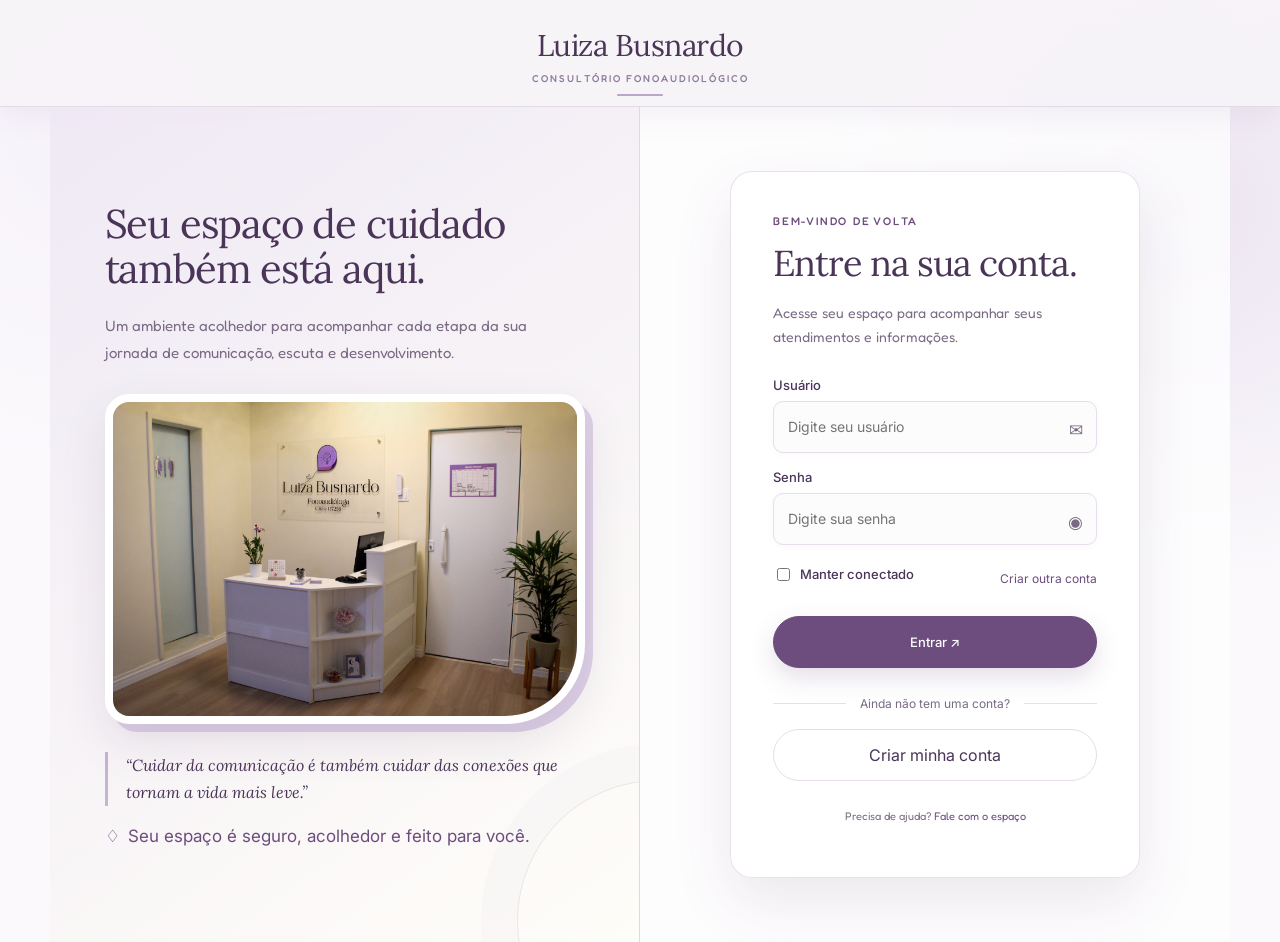
<file: index.html>
<!DOCTYPE html>
<html lang="pt-BR">
<head>
  <meta charset="UTF-8" />
  <meta name="viewport" content="width=device-width, initial-scale=1.0" />
  <link rel="stylesheet" href="css/login.css"/>
  <title>Login | Luiza Busnardo</title>

  <link rel="preconnect" href="https://fonts.googleapis.com" />
  <link rel="preconnect" href="https://fonts.gstatic.com" crossorigin />
  <link href="https://fonts.googleapis.com/css2?family=DM+Sans:wght@400;500;600&family=Inter:wght@400;500&family=Lora:ital,wght@0,400;1,400&display=swap" rel="stylesheet" />

  
</head>
<body>
  <header class="cabecalho">
    <h1 class="logotipo"><a href="inicio.html">Luiza Busnardo</a></h1>
    <p class="subtitulo">CONSULTÓRIO FONOAUDIOLÓGICO</p>
  </header>

  <main class="estrutura">
    <section class="boas-vindas">
      <div class="conteudo-boas-vindas">
        <h2>Seu espaço de cuidado também está aqui.</h2>

        <p class="texto-boas-vindas">
          Um ambiente acolhedor para acompanhar cada etapa da sua jornada
          de comunicação, escuta e desenvolvimento.
        </p>

        <img
          class="imagem-boas-vindas"
          src="imagens/consultorio.jpg"
          alt="Profissional em um ambiente acolhedor de atendimento"
        />

        <blockquote>
          “Cuidar da comunicação é também cuidar das conexões que tornam
          a vida mais leve.”
        </blockquote>

        

        <div class="nota-seguranca">
          <span aria-hidden="true">♢</span>
          <span>Seu espaço é seguro, acolhedor e feito para você.</span>
        </div>
      </div>
    </section>

    <section class="painel-login">
      <form class="formulario-login" id="formularioLogin">
        <p class="destaque">BEM-VINDO DE VOLTA</p>
        <h1>Entre na sua conta.</h1>

        <p class="descricao">
          Acesse seu espaço para acompanhar seus atendimentos e informações.
        </p>

        <p class="mensagem" id="mensagem" role="alert" aria-live="assertive"></p>

        <div class="campo">
          <label for="usuario">Usuário</label>
          <input id="usuario" name="login" type="text" maxlength="6" pattern="[A-Za-z0-9]{4,6}" placeholder="Digite seu usuário" required />
          <span class="icone-campo" aria-hidden="true">✉</span>
        </div>

        <div class="campo">
          <label for="senha">Senha</label>
          <input id="senha" name="password" type="password" maxlength="8" placeholder="Digite sua senha" required />
          <button class="alternar-senha" type="button" aria-label="Mostrar senha">◉</button>
        </div>

        <div class="opcoes">
          <label class="lembrar">
            <input type="checkbox" name="remember" />
            Manter conectado
          </label>
          <a href="cadastro.html">Criar outra conta</a>
        </div>

        <button class="botao-principal" type="submit">Entrar ↗</button>

        <div class="divisor">Ainda não tem uma conta?</div>

        <a class="botao-secundario" href="cadastro.html">Criar minha conta</a>

        <p class="ajuda">Precisa de ajuda? <a href="https://wa.me/5521965391980?text=Ol%C3%A1!%20Preciso%20de%20ajuda." target="_blank" rel="noopener noreferrer" title="Abrir conversa no WhatsApp">Fale com o espaço</a></p>

      </form>
    </section>
  </main>

  <script src="js/login.js"></script>
</body>
</html>
</file>
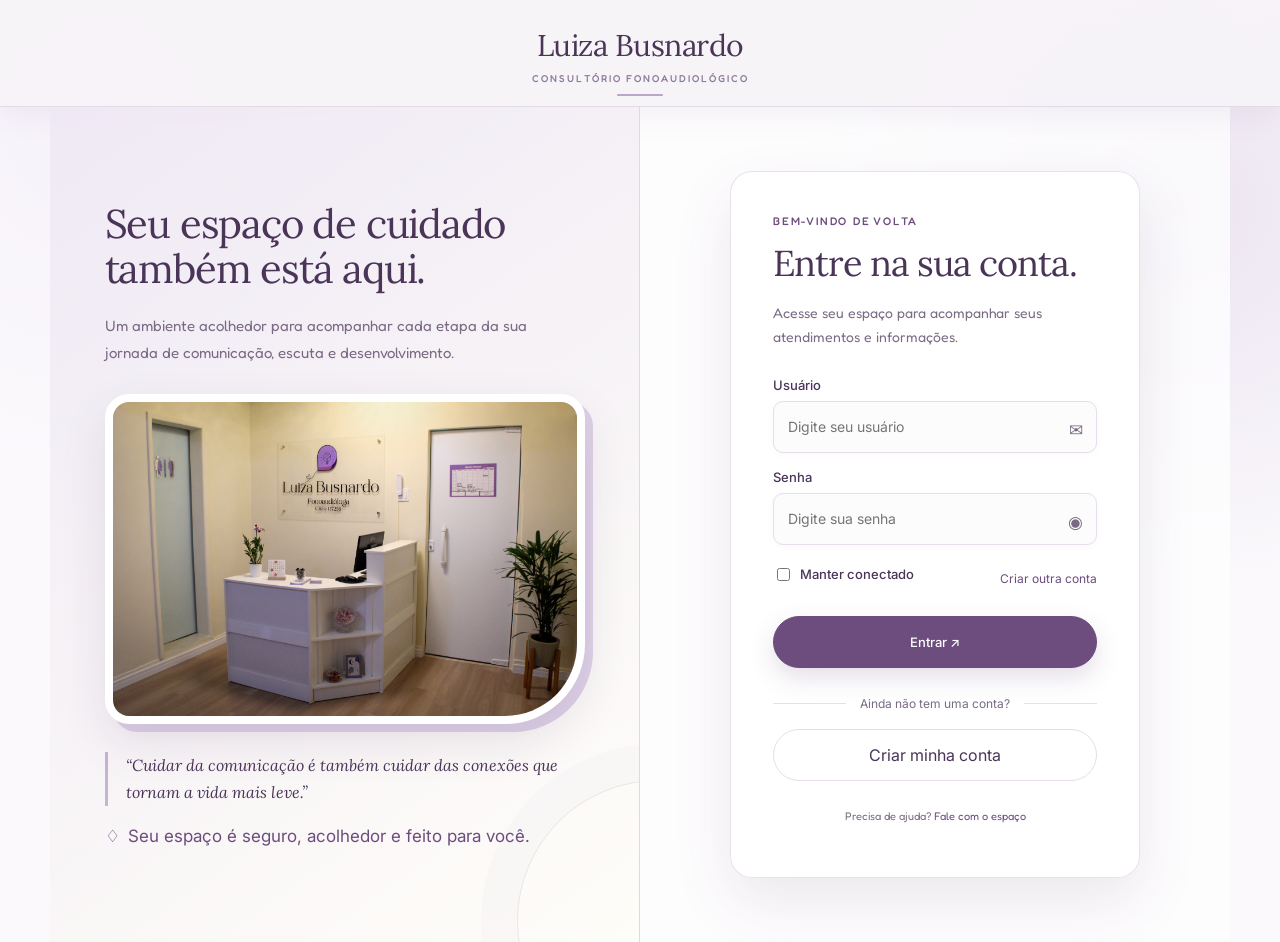
<file: atividades.html>
<!DOCTYPE html>
<html lang="pt-BR">
<head>
<meta charset="UTF-8">
<meta name="viewport" content="width=device-width, initial-scale=1">
<title>Atividades para casa - Luiza Busnardo</title>
<script>
  if (!sessionStorage.getItem('lb_sessao_ativa')) {
    window.location.replace('index.html');
  }
</script>
<link rel="preconnect" href="https://fonts.googleapis.com">
<link rel="preconnect" href="https://fonts.gstatic.com" crossorigin>
<link href="https://fonts.googleapis.com/css2?family=DM+Sans:wght@400;500;600&family=Fraunces:wght@400;600&display=swap" rel="stylesheet">
<link rel="stylesheet" href="css/atividades.css">
</head>
<body>

<header class="topo">
    <nav id="menu-principal" class="menu-publico" aria-label="Principal">
      <a class="logo-menu" href="inicio.html" aria-label="Ir para a página inicial">
        <img src="imagens/logosite.png" alt="Luiza Busnardo">
      </a>
      <a href="inicio.html">Início</a>
      <a href="atividades.html" aria-current="page">Atividades</a>
      <a href="#ideias-titulo">Materiais</a>
      <a href="inicio.html#sobre">Sobre</a>
      <a id="usuarioMenu" class="usuario-menu" href="inicio.html" hidden><span aria-hidden="true">👤</span> <span id="nomeUsuario"></span></a>
      <a id="sairMenu" class="conta-1" href="index.html" hidden>Sair</a>
    </nav>
</header>

<main class="container">
  <nav class="migalhas" aria-label="Você está em">
    <a href="inicio.html">Início</a> / <a href="atividades.html">Atividades</a> / Atividades para casa
  </nav>

  <section class="hero-titulo">
    <div>
      <h1>Atividades para casa</h1>
      <p>Propostas simples para fazer em família, com materiais que você já tem em casa. Escolha uma, reserve alguns minutos e converse com as crianças.</p>
    </div>
    <aside class="aviso-topo">
      <strong>Como usar esta página</strong>
      Filtre por tema, abra o material e imprima ou use na tela.
    </aside>
  </section>

  <section class="destaque" aria-labelledby="destaque-titulo">
    <figure>
      <img src="imagens/foto principal.jpg" alt="Espaço acolhedor de atendimento">
      <figcaption>“Que história cabe neste parque?”</figcaption>
    </figure>
    <div class="texto">
      <h2 id="destaque-titulo">Uma imagem, muitas histórias</h2>
      <ul>
        <li tabindex="0"><strong>1º- Observe</strong>Olhem juntos para a imagem em silêncio por um minuto.</li>
        <li tabindex="0"><strong>2º- Pergunte</strong>O que está acontecendo? Quem são essas pessoas?</li>
        <li tabindex="0"><strong>3º- Invente</strong>Cada pessoa acrescenta uma frase à história.</li>
      </ul>
      <p class="nota">Não existe resposta certa. O importante é conversar e ouvir as ideias das crianças.</p>
    </div>
  </section>

  <section aria-labelledby="ideias-titulo">
    <div class="secao-cab">
      <h2 id="ideias-titulo">Ideias para compartilhar</h2>
      <input class="busca" type="search" placeholder="Buscar atividade" aria-label="Buscar atividade">
    </div>
    <div class="filtros" role="group" aria-label="Filtrar por tema">
      <button aria-pressed="true">Todas</button>
      <button aria-pressed="false">Arte</button>
      <button aria-pressed="false">Sentidos</button>
      <button aria-pressed="false">Conversa</button>
      <button aria-pressed="false">Desenho</button>
      <button aria-pressed="false">Natureza</button>
      <button aria-pressed="false">Escrita</button>
    </div>
    <p class="contagem" aria-live="polite">6 atividades</p>

    <div class="grade">
  <a class="cartao" href="#destaque-titulo"><img class="img" src="imagens/consultorio.jpg" alt="História em quadrinhos"><div class="corpo"><span class="etiqueta">Arte</span><h3>Histórias em imagens</h3><p>Crie uma sequência de desenhos que conta o seu dia.</p><div class="meta"><span>15 min</span><span>A partir de 4 anos</span></div></div></a>
  <a class="cartao" href="#destaque-titulo"><img class="img" src="imagens/perfil.jpg" alt="Pessoa demonstrando emoções"><div class="corpo"><span class="etiqueta">Sentidos</span><h3>O que estou sentindo?</h3><p>Cartas de emoções para conversar sobre o que cada um sente.</p><div class="meta"><span>10 min</span><span>A partir de 3 anos</span></div></div></a>
  <a class="cartao" href="#destaque-titulo"><img class="img" src="imagens/foto principal.jpg" alt="Objetos do cotidiano"><div class="corpo"><span class="etiqueta">Conversa</span><h3>O que temos por aqui?</h3><p>Nomeie objetos do cotidiano e conversem sobre onde ficam e para que servem.</p><div class="meta"><span>10 min</span><span>Toda a família</span></div></div></a>
  <a class="cartao" href="#destaque-titulo"><img class="img" src="imagens/consultorio.jpg" alt="Espaço para desenho e criatividade"><div class="corpo"><span class="etiqueta">Desenho</span><h3>Lápis e caminhos</h3><p>Siga traços e labirintos para treinar a atenção e a coordenação.</p><div class="meta"><span>20 min</span><span>A partir de 5 anos</span></div></div></a>
  <a class="cartao" href="#destaque-titulo"><img class="img" src="imagens/iuli-horizontal.jpg" alt="Passeio de exploração"><div class="corpo"><span class="etiqueta">Natureza</span><h3>Letras e vizinhança</h3><p>Procure letras e formas durante um passeio pelo bairro.</p><div class="meta"><span>30 min</span><span>A partir de 5 anos</span></div></div></a>
  <a class="cartao" href="#destaque-titulo"><img class="img" src="imagens/wallace-horizontal.jpg" alt="Crianças compartilhando ideias"><div class="corpo"><span class="etiqueta">Escrita</span><h3>Lista de curiosidades</h3><p>Anote perguntas que surgem no dia e descubram as respostas juntos.</p><div class="meta"><span>15 min</span><span>A partir de 6 anos</span></div></div></a>
</div>
  </section>
</main>

<section class="faixa" aria-labelledby="ler-titulo">
  <div class="container">
    <h2 id="ler-titulo">Ler, assistir e imaginar</h2>
    <div class="grade">
      <a class="cartao" href="#destaque-titulo"><img class="img" src="imagens/consultorio.jpg" alt="Mãe e filha lendo juntas"><div class="corpo"><span class="etiqueta">Leitura</span><h3>Uma pausa para olhar e contar</h3><p>Livros ilustrados para ler em voz alta e comentar juntos.</p></div></a>
      <a class="cartao" href="#destaque-titulo"><img class="img" src="imagens/foto principal.jpg" alt="Pai e filho brincando"><div class="corpo"><span class="etiqueta">Vídeo</span><h3>Descubra uma ideia por dia</h3><p>Vídeos curtos para assistir e depois conversar sobre o que viram.</p></div></a>
      <a class="cartao" href="#destaque-titulo"><img class="img" src="imagens/perfil.jpg" alt="Desenho para colorir"><div class="corpo"><span class="etiqueta">Imaginação</span><h3>Pense, crie, volte</h3><p>Propostas para imaginar, desenhar e retomar a conversa no dia seguinte.</p></div></a>
    </div>
  </div>
</section>
<div class="container">
  <aside class="chamada">
    <h2>Dúvidas também fazem parte do caminho.</h2>
    <a class="botao" href="https://wa.me/5521965391980?text=Ol%C3%A1!%20Gostaria%20de%20conversar." target="_blank" rel="noopener noreferrer" title="Abrir conversa no WhatsApp">Fale comigo</a>
  </aside>
</div>

<footer>
  <div class="container">
    <div class="colunas">
      <div>
        <img class="logo-rodape" src="imagens/logosite.png" alt="Luiza Busnardo">
        <p>Materiais e ideias para aprender em família.</p>
      </div>
      <div>
        <strong>Páginas</strong>
        <ul>
          <li><a href="inicio.html">Início</a></li>
          <li><a href="atividades.html">Atividades</a></li>
          <li><a href="#ideias-titulo">Materiais</a></li>
        </ul>
      </div>
      <div>
        <strong>Ajuda</strong>
        <ul>
          <li><a href="inicio.html#sobre">Perguntas frequentes</a></li>
          <li><a href="inicio.html#contato">Contato</a></li>
        </ul>
      </div>
      <div>
        <strong>Fale comigo</strong>
        <ul>
          <li><a href="https://wa.me/5521965391980?text=Ol%C3%A1!%20Gostaria%20de%20conversar." target="_blank" rel="noopener noreferrer" title="Abrir conversa no WhatsApp">WhatsApp</a></li>
          <li><a href="https://www.instagram.com/fonoluizabusnardo" target="_blank" rel="noopener noreferrer" title="Abrir perfil no Instagram">Instagram</a></li>
        </ul>
      </div>
    </div>
    <p class="copy">© 2026 Luiza Busnardo. Todos os direitos reservados.</p>
  </div>
</footer>

<script src="js/atividades.js"></script>
<script src="js/usuario.js"></script>
</body>
</html>
</file>
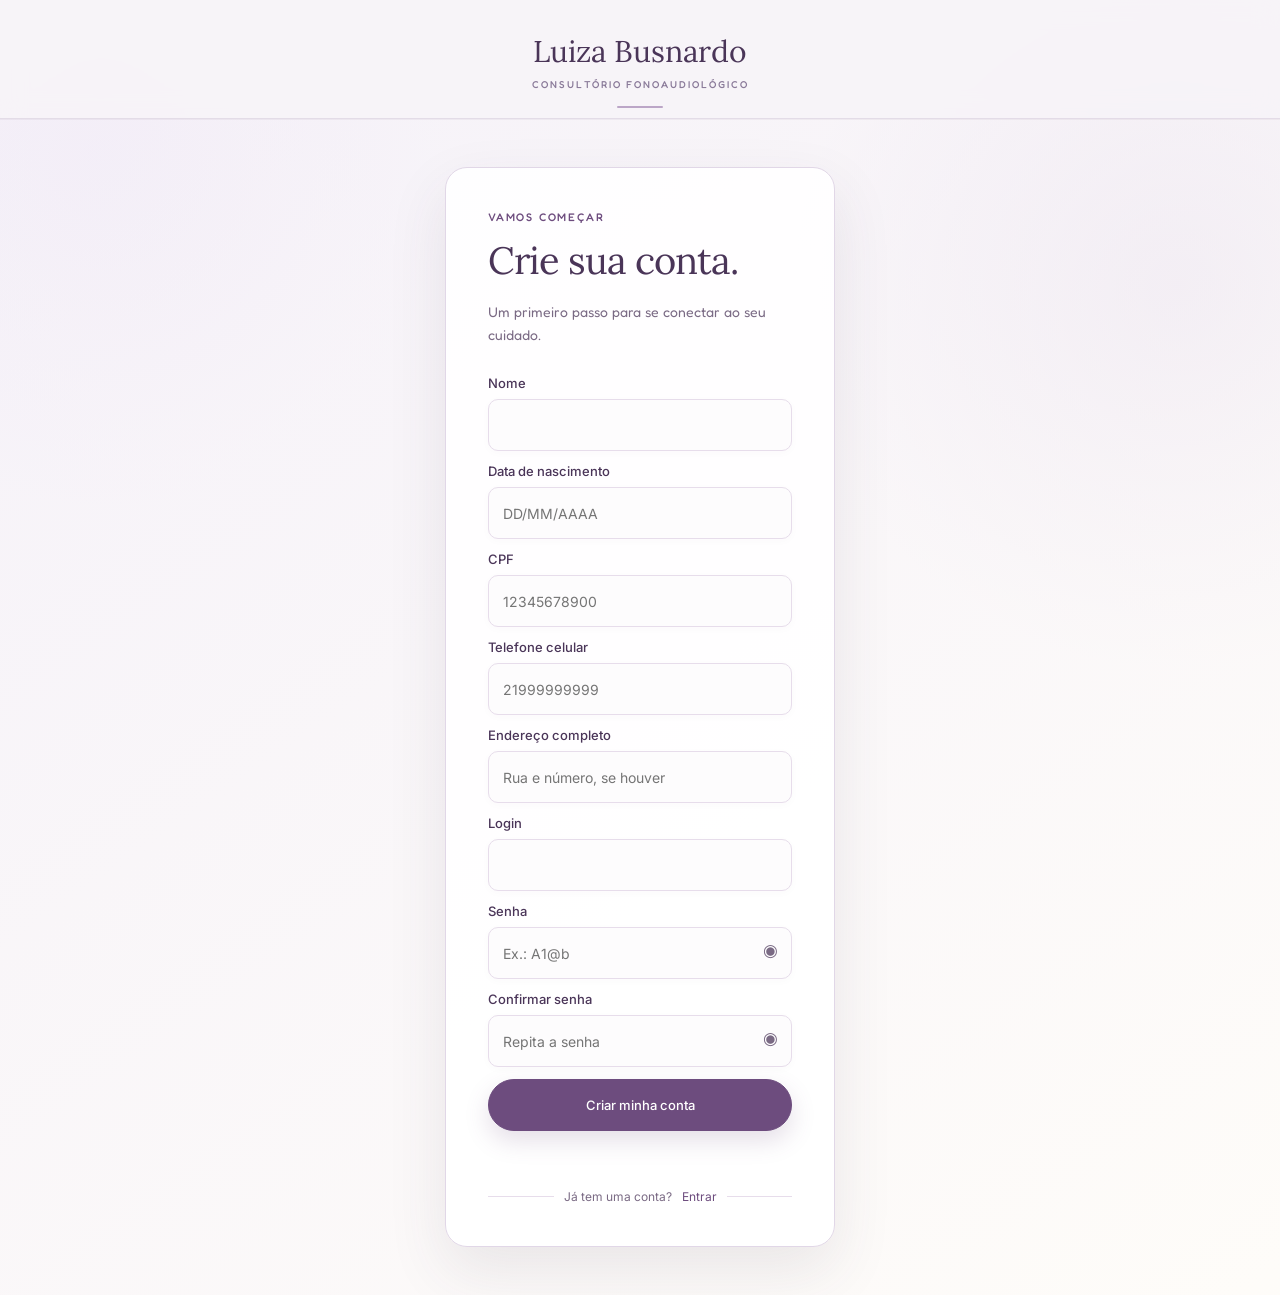
<file: cadastro.html>
<!DOCTYPE html>
<html lang="pt-BR">
<head>
  <meta charset="UTF-8" />
  <meta name="viewport" content="width=device-width, initial-scale=1.0" />
  <link rel="stylesheet" href="css/cadastro.css" />
  <title>Cadastro | Luiza Busnardo</title>

  <link rel="preconnect" href="https://fonts.googleapis.com" />
  <link rel="preconnect" href="https://fonts.gstatic.com" crossorigin />
  <link href="https://fonts.googleapis.com/css2?family=DM+Sans:wght@400;500;600&family=Inter:wght@400;500&family=Lora:ital,wght@0,400;1,400&display=swap" rel="stylesheet" />
</head>
<body>
  <header class="cabecalho">
    <h1 class="logotipo"><a href="inicio.html">Luiza Busnardo</a></h1>
    <p class="subtitulo">CONSULTÓRIO FONOAUDIOLÓGICO</p>
  </header>

  <main class="estrutura">
    <section class="painel-cadastro">
      <form class="formulario-cadastro" id="formularioCadastro" novalidate>
        <p class="destaque">VAMOS COMEÇAR</p>
        <h1>Crie sua conta.</h1>
        <p class="descricao">Um primeiro passo para se conectar ao seu cuidado.</p>

        <div class="campo">
          <label for="nome">Nome</label>
          <input id="nome" name="nome" type="text" maxlength="45" autocomplete="name" />
          <span class="erro" id="erroNome" role="alert"></span>
        </div>

        <div class="campo">
          <label for="dataNascimento">Data de nascimento</label>
          <input id="dataNascimento" name="dataNascimento" type="text" placeholder="DD/MM/AAAA" maxlength="10" inputmode="numeric" autocomplete="bday" />
          <span class="erro" id="erroDataNascimento" role="alert"></span>
        </div>

        <div class="campo">
          <label for="cpf">CPF</label>
          <input id="cpf" name="cpf" type="text" placeholder="12345678900" maxlength="11" inputmode="numeric" autocomplete="off" pattern="[0-9]*" />
          <span class="erro" id="erroCpf" role="alert"></span>
        </div>

        <div class="campo">
          <label for="telefone">Telefone celular</label>
          <input id="telefone" name="telefone" type="tel" placeholder="21999999999" maxlength="11" inputmode="numeric" autocomplete="tel" pattern="[0-9]*" />
          <span class="erro" id="erroTelefone" role="alert"></span>
        </div>

        <div class="campo">
          <label for="enderecoCompleto">Endereço completo</label>
          <input id="enderecoCompleto" name="enderecoCompleto" type="text" maxlength="150" placeholder="Rua e número, se houver" autocomplete="street-address" />
          <span class="erro" id="erroEnderecoCompleto" role="alert"></span>
        </div>

        <div class="campo">
          <label for="login">Login</label>
          <input id="login" name="login" type="text" maxlength="6" pattern="[A-Za-z0-9]{4,6}" autocomplete="username" />
          <span class="erro" id="erroLogin" role="alert"></span>
        </div>

        <div class="campo">
          <label for="senha">Senha</label>
          <div class="controle-senha">
            <input id="senha" name="senha" type="password" maxlength="8" autocomplete="new-password" placeholder="Ex.: A1@b" />
            <button class="alternar-senha" type="button" data-alvo="senha" aria-label="Mostrar senha">◉</button>
          </div>
          <span class="erro" id="erroSenha" role="alert"></span>
        </div>

        <div class="campo">
          <label for="confirmarSenha">Confirmar senha</label>
          <div class="controle-senha">
            <input id="confirmarSenha" name="confirmarSenha" type="password" maxlength="8" autocomplete="new-password" placeholder="Repita a senha" />
            <button class="alternar-senha" type="button" data-alvo="confirmarSenha" aria-label="Mostrar senha">◉</button>
          </div>
          <span class="erro" id="erroConfirmarSenha" role="alert"></span>
        </div>

        <button class="botao-principal" type="submit">Criar minha conta</button>
        <p class="mensagem" id="mensagem" role="status" aria-live="polite"></p>

        <div class="divisor">Já tem uma conta? <a href="index.html">Entrar</a></div>
      </form>
    </section>
  </main>

  <div class="aviso" id="aviso" role="status" aria-live="polite"></div>
  <script src="js/cadastro.js"></script>
</body>
</html>
</file>
<file: css/login.css>
@import url('https://fonts.googleapis.com/css2?family=Changa+One:ital@0;1&family=Fredoka:wght@300..700&display=swap');

    :root {
      --header: #f7f3f8;
      --left: #f3eef7;
      --right: #f9f8f9;
      --primary: #6d4c7e;
      --dark: #4a3558;
      --secondary: #7a6a84;
      --subtitle: #8b7b9a;
      --border: #e7ddeb;
      --white: #ffffff;
    }

    * {
      box-sizing: border-box;
    }

    body {
      margin: 0;
      color: var(--dark);
      background: var(--right);
      font-family: "Inter", sans-serif;
    }

    .cabecalho {
      padding: 32px 24px 28px;
      text-align: center;
      background: var(--header);
      border-bottom: 1px solid var(--border);
    }

    .logotipo {
      margin: 0;
      font: 400 30px "Lora", serif;
    }

    .subtitulo {
      margin: 8px 0 0;
      color: var(--subtitle);
      font-size: 10px;
      font-weight: 500;
      letter-spacing: 2px;
    }

    .estrutura {
      display: grid;
      grid-template-columns: 1fr 1fr;
      min-height: calc(100vh - 125px);
    }

    .boas-vindas,
    .painel-login {
      padding: 64px 8%;
    }

    .boas-vindas {
      display: flex;
      flex-direction: column;
      justify-content: center;
      background: var(--left);
    }

    .conteudo-boas-vindas {
      width: min(100%, 500px);
      margin: auto;
    }

    .boas-vindas h2,
    .formulario-login h1 {
      margin: 0;
      font: 400 34px/1.2 "Lora", serif;
    }

    .boas-vindas h2 {
      max-width: 430px;
    }

    .texto-boas-vindas {
      max-width: 450px;
      margin: 20px 0 28px;
      color: var(--secondary);
      font-size: 14px;
      line-height: 1.8;
    }

    .imagem-boas-vindas {
      width: 100%;
      height: 400px;
      object-fit: scale-down;
      border-radius: 16px;
      box-shadow: 0 8px 25px rgba(74, 53, 88, 0.06);
      background: var(--border);
      box-sizing: border-box;
      border-radius: 10px;
    }

    blockquote {
      margin: 24px 0 20px;
      color: var(--dark);
      font: italic 16px/1.7 "Lora", serif;
    }

    .nota-seguranca {
      display: flex;
      align-items: center;
      gap: 8px;
      color: var(--secondary);
      font-size: 11px;
    }

    .nota-seguranca span {
      color: var(--primary);
      font-size: 17px;
    }

    .painel-login {
      display: flex;
      align-items: center;
      justify-content: center;
      background: var(--right);
    }

    .formulario-login {
      width: min(100%, 390px);
    }

    .destaque {
      margin: 0 0 14px;
      color: var(--primary);
      font-size: 11px;
      font-weight: 500;
      letter-spacing: 1.8px;
    }

    .descricao {
      margin: 16px 0 28px;
      color: var(--secondary);
      font-size: 14px;
      line-height: 1.7;
    }

    .campo {
      position: relative;
      margin-bottom: 16px;
    }

    label {
      display: block;
      margin-bottom: 8px;
      color: var(--dark);
      font-size: 13px;
      font-weight: 500;
    }

    input[type="text"],
    input[type="password"],
    input[type="email"] {
      width: 100%;
      height: 48px;
      padding: 0 44px 0 14px;
      color: var(--dark);
      background: var(--white);
      border: 1px solid var(--border);
      border-radius: 8px;
      outline: none;
      font: 14px "Inter", sans-serif;
      box-shadow: 0 2px 8px rgba(74, 53, 88, 0.025);
      transition: border-color 0.2s, box-shadow 0.2s;
    }

    input:focus {
      border-color: var(--primary);
      box-shadow: 0 0 0 3px rgba(109, 76, 126, 0.1);
    }

    .icone-campo,
    .alternar-senha {
      position: absolute;
      right: 14px;
      bottom: 13px;
      color: var(--secondary);
      font-size: 17px;
    }

    .alternar-senha {
      padding: 0;
      cursor: pointer;
      background: none;
      border: 0;
    }

    .opcoes {
      display: flex;
      align-items: center;
      justify-content: space-between;
      gap: 12px;
      margin: 20px 0 24px;
      color: var(--secondary);
      font-size: 12px;
    }

    .lembrar {
      display: flex;
      align-items: center;
      gap: 7px;
      white-space: nowrap;
    }

    .lembrar input {
      accent-color: var(--primary);
    }

    a {
      color: var(--primary);
      text-decoration: none;
    }

    a:hover {
      text-decoration: underline;
    }

    button {
      font: 500 13px "Inter", sans-serif;
    }

    .botao-principal,
    .botao-secundario {
      width: 100%;
      height: 48px;
      border-radius: 8px;
      cursor: pointer;
      transition: 0.2s ease;
    }

    .botao-secundario {
      display: flex;
      align-items: center;
      justify-content: center;
    }

    .botao-principal {
      color: var(--white);
      background: var(--primary);
      border: 1px solid var(--primary);
    }

    .botao-principal:hover {
      background: #593b68;
    }

    .divisor {
      display: flex;
      align-items: center;
      gap: 14px;
      margin: 28px 0 18px;
      color: var(--secondary);
      font-size: 12px;
    }

    .divisor::before,
    .divisor::after {
      flex: 1;
      height: 1px;
      content: "";
      background: var(--border);
    }

    .botao-secundario {
      color: var(--dark);
      background: var(--white);
      border: 1px solid var(--border);
    }

    .botao-secundario:hover {
      border-color: var(--primary);
      color: var(--primary);
    }

    .ajuda,
    .informacoes-legais {
      text-align: center;
      font-size: 11px;
    }

    .ajuda {
      margin: 28px 0 12px;
      color: var(--secondary);
    }

    .informacoes-legais {
      color: var(--subtitle);
    }

    .mensagem {
      margin: 0 0 20px;
      padding: 12px 14px;
      color: var(--primary);
      background: #f1eaf4;
      border: 1px solid var(--border);
      border-radius: 8px;
      font-size: 12px;
      line-height: 1.5;
      text-align: center;
    }

    .mensagem:empty {
      display: none;
    }

    @media (max-width: 760px) {
      .estrutura {
        grid-template-columns: 1fr;
      }

      .boas-vindas {
        padding: 48px 24px;
      }

      .painel-login {
        padding: 48px 24px 56px;
      }

      .imagem-boas-vindas {
        height: 210px;
      }
    }

    @media (max-width: 480px) {
      .cabecalho { padding: 22px 16px 20px; }
      .logotipo { font-size: 24px; }
      .boas-vindas, .painel-login { padding: 32px 18px 40px; }
      .boas-vindas h2, .formulario-login h1 { font-size: 28px; }
      .imagem-boas-vindas { height: 180px; }
      .opcoes { align-items: flex-start; flex-direction: column; }
    }

    body {
      background:
        radial-gradient(circle at 12% 12%, rgba(224, 166, 249, 0.18), transparent 24rem),
        linear-gradient(135deg, #faf8fb 0%, #f8f5fa 100%);
    }

    .cabecalho {
      position: relative;
      padding: 26px 24px 22px;
      background: rgba(247, 243, 248, 0.92);
      border-bottom: 1px solid rgba(109, 76, 126, 0.14);
      box-shadow: 0 8px 28px rgba(109, 76, 126, 0.08);
      backdrop-filter: blur(12px);
    }

    .cabecalho::after {
      content: "";
      position: absolute;
      left: 50%;
      bottom: 10px;
      width: 46px;
      height: 2px;
      transform: translateX(-50%);
      background: #bca6c7;
      border-radius: 999px;
    }

    .logotipo {
      letter-spacing: -0.5px;
    }

    .logotipo a {
      color: var(--dark);
      text-decoration: none;
    }

    .estrutura {
      max-width: 1180px;
      min-height: calc(100vh - 88px);
      margin: 0 auto;
    }

    .boas-vindas {
      position: relative;
      overflow: hidden;
      background:
        linear-gradient(145deg, rgba(243, 238, 247, 0.96), rgba(250, 247, 251, 0.92));
      border-right: 1px solid var(--border);
    }

    .boas-vindas::before {
      content: "";
      position: absolute;
      width: 280px;
      height: 280px;
      right: -160px;
      bottom: -120px;
      border: 1px solid rgba(109, 76, 126, 0.13);
      border-radius: 50%;
      box-shadow: 0 0 0 36px rgba(109, 76, 126, 0.025);
    }

    .conteudo-boas-vindas {
      max-width: 480px;
    }

    .boas-vindas h2 {
      font-size: 40px;
      line-height: 1.12;
      letter-spacing: -1.2px;
    }

    .texto-boas-vindas {
      font-size: 15px;
    }

    .imagem-boas-vindas {
      height: 330px;
      object-fit: cover;
      border: 8px solid rgba(255, 255, 255, 0.72);
      border-radius: 24px 24px 80px 24px;
      box-shadow: 0 18px 45px rgba(74, 53, 88, 0.12);
    }

    blockquote {
      padding-left: 18px;
      border-left: 3px solid #c9b3d2;
    }

    .painel-login {
      background: rgba(255, 255, 255, 0.76);
    }

    .formulario-login {
      width: min(100%, 410px);
      padding: 42px;
      background: rgba(255, 255, 255, 0.92);
      border: 1px solid rgba(231, 221, 235, 0.9);
      border-radius: 22px;
      box-shadow: 0 24px 60px rgba(74, 53, 88, 0.10);
    }

    .formulario-login h1 {
      font-size: 36px;
      letter-spacing: -1px;
    }

    input[type="text"],
    input[type="password"] {
      height: 52px;
      border-radius: 10px;
      background: #fdfcfd;
      transition: 0.2s ease;
    }

    input:focus {
      background: #fff;
      box-shadow: 0 0 0 4px rgba(109, 76, 126, 0.09);
      transform: translateY(-1px);
    }

    .botao-principal,
    .botao-secundario {
      height: 52px;
      border-radius: 999px;
    }

    .botao-principal {
      box-shadow: 0 10px 24px rgba(109, 76, 126, 0.18);
    }

    .botao-principal:hover {
      transform: translateY(-2px);
      box-shadow: 0 14px 28px rgba(109, 76, 126, 0.24);
    }

    @media (max-width: 760px) {
      .boas-vindas {
        border-right: 0;
        border-bottom: 1px solid var(--border);
      }

      .imagem-boas-vindas {
        height: 240px;
      }

      .formulario-login {
        padding: 30px 24px;
      }
    }

    @media (max-width: 560px) {
      a,
      button,
      input,
      .botao-principal,
      .botao-secundario {
        min-height: 48px;
      }

      .opcoes a,
      .lembrar,
      .ajuda a,
      .alternar-senha {
        min-height: 44px;
      }
    }

    p {
      font-family: "Fredoka", "DM Sans", "Inter", system-ui, sans-serif;
    }


    body {
      background:
        radial-gradient(circle at 8% 12%, rgba(237, 227, 245, 0.34), transparent 22rem),
        radial-gradient(circle at 92% 22%, rgba(218, 205, 229, 0.48), transparent 24rem),
        #fbf9fc;
    }

    .boas-vindas {
      background:
        linear-gradient(145deg, rgba(238, 232, 244, 0.94), rgba(255, 253, 248, 0.94));
      border-right-color: #e1d7e7;
    }

    .imagem-boas-vindas {
      border-color: #fff;
      box-shadow:
        0 18px 45px rgba(74, 53, 88, 0.12),
        8px 8px 0 #ded1e7;
    }
</file>
<file: css/atividades.css>
@import url('https://fonts.googleapis.com/css2?family=Changa+One:ital@0;1&family=Fredoka:wght@300..700&display=swap');

:root{
  --roxo-escuro:#3f2a5c;
  --roxo:#6b4c9a;
  --lilas:#ece6f5;
  --lilas-claro:#f6f3fa;
  --creme:#fbf9f6;
  --texto:#2b2236;
  --texto-suave:#6a6178;
  --borda:#ded6ea;
  --serif:'Fraunces',Georgia,serif;
  --sans:'Inter',system-ui,sans-serif;
}
*{box-sizing:border-box;margin:0}
body{font-family:var(--sans);color:var(--texto);background:var(--creme);line-height:1.55}
a{color:inherit;text-decoration:none}
a:focus-visible,button:focus-visible,input:focus-visible{outline:3px solid var(--roxo);outline-offset:2px}
.container{max-width:1100px;margin:0 auto;padding:0 24px}

/* Cabeçalho */
.topo{background:rgba(255,255,255,.86);border-bottom:1px solid rgba(222,214,234,.75);position:sticky;top:0;z-index:100;backdrop-filter:blur(12px)}
.topo .container{display:flex;align-items:center;gap:32px;padding-top:14px;padding-bottom:14px}
.marca{display:flex;flex-direction:row;align-items:center;gap:10px;line-height:1.2}
.marca img{
  display:block;
  height:44px;
  width:auto;
}
.topo nav{display:flex;gap:20px;font-size:.9rem}
.topo nav a{
  padding:6px 0;
  color:var(--texto-suave);
  border-bottom:2px solid transparent;
  transition:border-color .2s ease, color .2s ease;
}
.topo nav a:hover,
.topo nav a:focus-visible{
  color:var(--roxo);
  border-bottom-color:var(--roxo);
}

.migalhas{font-size:.8rem;color:var(--texto-suave);padding:16px 0 4px}
.migalhas a:hover{text-decoration:underline}

.topo nav a[aria-current]{
  font-weight:400;
  color:var(--texto-suave);
}

/* Botão do menu (celular) */
.menu-botao{
  display:none;
  flex-direction:column;
  justify-content:center;
  gap:5px;
  width:44px;
  height:44px;
  padding:0 10px;
  background:#fff;
  border:1px solid var(--borda);
  border-radius:10px;
  cursor:pointer;
}
.menu-botao span{
  display:block;
  height:2px;
  background:var(--roxo-escuro);
  border-radius:2px;
  transition:transform .2s ease, opacity .2s ease;
}
.menu-botao[aria-expanded="true"] span:nth-child(1){transform:translateY(7px) rotate(45deg)}
.menu-botao[aria-expanded="true"] span:nth-child(2){opacity:0}
.menu-botao[aria-expanded="true"] span:nth-child(3){transform:translateY(-7px) rotate(-45deg)}

/* Hero */
.hero-titulo{padding:8px 0 24px;display:flex;justify-content:space-between;gap:32px;align-items:flex-start}
.hero-titulo h1{font-family:var(--serif);font-weight:600;font-size:clamp(2rem,5vw,2.8rem);color:var(--roxo-escuro);line-height:1.1;margin-bottom:10px}
.hero-titulo p{max-width:520px;color:var(--texto-suave)}
.aviso-topo{background:var(--lilas-claro);border:1px solid var(--borda);border-radius:10px;padding:14px 16px;font-size:.85rem;max-width:300px;color:var(--texto-suave)}
.aviso-topo strong{display:block;color:var(--roxo-escuro);margin-bottom:4px}

/* Destaque */
.destaque{display:grid;grid-template-columns:1.1fr 1fr;gap:0;background:var(--lilas);border-radius:16px;overflow:hidden;margin-bottom:56px}
.destaque figure{position:relative;min-height:300px;background:linear-gradient(135deg,#c9d9b6,#e8d9b8 55%,#d9c7e6)}
.destaque figure img{
  position:absolute;
  inset:0;
  width:100%;
  height:100%;
  object-fit:cover;
}
.destaque figcaption{position:absolute;left:16px;bottom:16px;background:#fff;border-radius:999px;padding:8px 16px;font-family:var(--serif);font-style:italic;font-size:.95rem;color:var(--roxo-escuro)}
.destaque .texto{padding:32px}
.destaque h2{font-family:var(--serif);font-weight:600;font-size:1.7rem;color:var(--roxo-escuro);margin-bottom:16px}
.destaque ul{list-style:none;padding:0;display:grid;gap:12px;margin-bottom:20px}
.destaque li{font-size:.92rem;display:flex;flex-direction:column;align-items:flex-start}
.destaque li strong{
  display:inline-block;
  color:var(--roxo-escuro);
  border-bottom:2px solid transparent;
  transition:border-color .2s ease;
}
.destaque li:hover strong,
.destaque li:focus-within strong{
  border-bottom-color:var(--roxo);
}
.nota{background:#fff;border-radius:8px;padding:10px 14px;font-size:.8rem;color:var(--texto-suave)}

/* Seções */
.secao-cab{display:flex;justify-content:space-between;align-items:flex-end;gap:16px;flex-wrap:wrap;margin-bottom:16px}
.secao-cab h2{font-family:var(--serif);font-weight:600;font-size:1.8rem;color:var(--roxo-escuro)}
.busca{border:1px solid var(--borda);border-radius:999px;padding:8px 16px;font:inherit;font-size:.85rem;min-width:220px;background:#fff}
.filtros{display:flex;gap:8px;flex-wrap:wrap;margin-bottom:12px}
.filtros button{font:inherit;font-size:.82rem;border:1px solid var(--borda);background:#fff;border-radius:999px;padding:6px 14px;cursor:pointer;color:var(--texto-suave)}
.filtros button[aria-pressed="true"]{background:var(--roxo-escuro);color:#fff;border-color:var(--roxo-escuro)}
.contagem{font-size:.8rem;color:var(--texto-suave);margin-bottom:16px}

/* Cartões */
.grade{display:grid;grid-template-columns:repeat(3,1fr);gap:20px}
.cartao{background:#fff;border:1px solid var(--borda);border-radius:12px;overflow:hidden;display:flex;flex-direction:column}
.cartao .img{height:130px}
.cartao img.img{
  display:block;
  width:100%;
  height:130px;
  object-fit:cover;
}
.i1{background:linear-gradient(135deg,#efe4c9,#e4d3a8)}
.i2{background:linear-gradient(135deg,#f3dcd4,#e9c3c8)}
.i3{background:linear-gradient(135deg,#e6dff1,#d4c8e8)}
.i4{background:#f2f0ee}
.i5{background:linear-gradient(135deg,#dfe9d3,#c9dcc0)}
.i6{background:linear-gradient(135deg,#f5ecd6,#ead9b0)}
.cartao .corpo{padding:16px;display:flex;flex-direction:column;gap:8px;flex:1}
.etiqueta{align-self:flex-start;background:var(--lilas);color:var(--roxo-escuro);font-size:.72rem;font-weight:600;border-radius:999px;padding:3px 10px}
.cartao h3{font-family:var(--serif);font-weight:600;font-size:1.1rem;color:var(--roxo-escuro);line-height:1.25}
.cartao p{font-size:.85rem;color:var(--texto-suave);flex:1}
.cartao .meta{font-size:.78rem;color:var(--texto-suave);display:flex;justify-content:space-between;border-top:1px solid var(--borda);padding-top:10px}
.cartao:hover{border-color:var(--roxo)}

/* Cartões escondidos pelo filtro e pela busca */
.cartao[hidden]{display:none}

/* Ler, assistir, imaginar */
.faixa{background:var(--roxo-escuro);color:#fff;margin-top:72px;padding:48px 0}
.faixa h2{font-family:var(--serif);font-weight:600;font-size:1.8rem;margin-bottom:24px}
.faixa .cartao{background:#fff;color:var(--texto)}
.faixa .cartao h3{color:var(--roxo-escuro)}

/* Chamada final */
.chamada{background:var(--lilas);border-radius:14px;margin:56px 0 0;padding:20px 24px;display:flex;justify-content:space-between;align-items:center;gap:16px;flex-wrap:wrap}
.chamada h2{font-family:var(--serif);font-weight:600;font-size:1.3rem;color:var(--roxo-escuro)}
.botao{background:var(--roxo-escuro);color:#fff;border-radius:999px;padding:10px 20px;font-size:.88rem;font-weight:600}
.botao:hover{background:var(--roxo)}

/* Rodapé */
footer{background:#f2f2f4;color:var(--texto-suave);margin-top:48px;padding:40px 0 24px;font-size:.85rem;border-top:1px solid #e2e2e6}
footer .colunas{display:grid;grid-template-columns:1.5fr 1fr 1fr 1fr;gap:32px}
footer strong{display:block;color:var(--texto);margin-bottom:8px}
footer ul{list-style:none;padding:0;display:grid;gap:6px}
footer a:hover{text-decoration:underline;color:var(--roxo)}
footer .copy{margin-top:28px;border-top:1px solid #dcdce0;padding-top:16px;font-size:.78rem}
footer .logo-rodape{
  display:block;
  height:48px;
  width:auto;
  margin-bottom:12px;
}


/* Responsivo */
img{max-width:100%}

@media (max-width:860px){
  .destaque{grid-template-columns:1fr}
  .destaque figure{min-height:240px}
  .grade{grid-template-columns:repeat(2,1fr)}
  .hero-titulo{flex-direction:column}
  .aviso-topo{max-width:none;width:100%}
  footer .colunas{grid-template-columns:1fr 1fr}
}

@media (max-width:560px){
  .container{padding:0 16px}
  .topo .container{flex-wrap:wrap;justify-content:space-between;gap:0}
  .marca img{height:36px}

  .menu-botao{display:flex}
  .topo nav{
    display:none;
    flex-direction:column;
    width:100%;
    gap:0;
    padding-top:8px;
  }
  .topo nav.aberto{display:flex}
  .topo nav a{
    padding:12px 0;
    border-bottom:1px solid var(--borda);
  }

  .grade{grid-template-columns:1fr}
  .destaque .texto{padding:20px}
  .busca{min-width:0;width:100%}
  .secao-cab{flex-direction:column;align-items:stretch}
  .chamada{flex-direction:column;align-items:flex-start}
  .faixa{padding:32px 0}
  footer .colunas{grid-template-columns:1fr}
}

body {
  background:
    radial-gradient(circle at 8% 8%, rgba(236, 230, 245, 0.72), transparent 24rem),
    linear-gradient(180deg, #fffdfb 0%, var(--creme) 100%);
}

body::before {
  content: "";
  position: absolute;
  top: 76px;
  left: 0;
  right: 0;
  height: 54px;
  z-index: -1;
  background: linear-gradient(
    180deg,
    rgba(247, 243, 248, 0.92) 0%,
    rgba(247, 243, 248, 0.62) 45%,
    rgba(247, 243, 248, 0) 100%
  );
  pointer-events: none;
}

.topo {
  border-bottom: 1px solid rgba(222, 214, 234, 0.82);
  box-shadow: 0 8px 28px rgba(63, 42, 92, 0.05);
}

.topo .container {
  min-height: 72px;
}

.topo nav a[aria-current] {
  color: var(--roxo-escuro);
  font-weight: 600;
  border-bottom-color: var(--roxo);
}

.hero-titulo {
  position: relative;
  padding: 38px 0 34px;
}

.hero-titulo h1 {
  letter-spacing: -1.5px;
}

.hero-titulo p {
  line-height: 1.75;
  font-size: 1rem;
}

.aviso-topo {
  border-radius: 16px;
  padding: 18px 20px;
  box-shadow: 0 12px 30px rgba(63, 42, 92, 0.06);
}

.destaque {
  border: 1px solid rgba(222, 214, 234, 0.9);
  border-radius: 22px;
  box-shadow: 0 18px 50px rgba(63, 42, 92, 0.08);
}

.destaque figure {
  overflow: hidden;
}

.destaque figure img {
  transition: transform 0.5s ease;
}

.destaque:hover figure img {
  transform: scale(1.025);
}

.destaque figcaption {
  left: 20px;
  bottom: 20px;
  box-shadow: 0 8px 24px rgba(63, 42, 92, 0.12);
}

.destaque li {
  padding: 10px 12px;
  border-left: 2px solid #d3c7e1;
  background: rgba(255, 255, 255, 0.42);
  border-radius: 0 8px 8px 0;
}

.nota {
  border: 1px solid rgba(222, 214, 234, 0.75);
  box-shadow: 0 8px 20px rgba(63, 42, 92, 0.05);
}

.busca {
  height: 42px;
  padding-left: 20px;
  box-shadow: 0 8px 20px rgba(63, 42, 92, 0.04);
}

.busca:focus {
  box-shadow: 0 0 0 4px rgba(107, 76, 154, 0.08);
  border-color: var(--roxo);
}

.filtros button {
  transition: 0.2s ease;
}

.filtros button:hover {
  color: var(--roxo-escuro);
  border-color: var(--roxo);
  transform: translateY(-1px);
}

.cartao {
  border-radius: 16px;
  box-shadow: 0 8px 22px rgba(63, 42, 92, 0.055);
  transition: transform 0.25s ease, box-shadow 0.25s ease, border-color 0.25s ease;
}

.cartao:hover {
  transform: translateY(-6px);
  border-color: #bca9cd;
  box-shadow: 0 18px 38px rgba(63, 42, 92, 0.12);
}

.cartao img.img {
  height: 150px;
  transition: transform 0.35s ease;
}

.cartao:hover img.img {
  transform: scale(1.035);
}

.etiqueta {
  letter-spacing: 0.2px;
}

.faixa {
  position: relative;
  overflow: hidden;
  background:
    linear-gradient(135deg, #49345d 0%, #3f2a5c 72%, #5d4771 100%);
}

.faixa::before {
  content: "";
  position: absolute;
  width: 360px;
  height: 360px;
  right: -180px;
  top: -220px;
  border: 1px solid rgba(255, 255, 255, 0.09);
  border-radius: 50%;
  box-shadow: 0 0 0 50px rgba(255, 255, 255, 0.025);
}

.faixa .cartao {
  box-shadow: 0 14px 32px rgba(25, 15, 39, 0.18);
}

.chamada {
  border: 1px solid rgba(222, 214, 234, 0.9);
  border-radius: 18px;
  padding: 24px 28px;
  box-shadow: 0 12px 34px rgba(63, 42, 92, 0.06);
}

.botao {
  box-shadow: 0 8px 18px rgba(63, 42, 92, 0.16);
  transition: 0.2s ease;
}

.botao:hover {
  transform: translateY(-2px);
  box-shadow: 0 12px 24px rgba(63, 42, 92, 0.22);
}

footer {
  background:
    linear-gradient(180deg, #f7f5f8 0%, #efedf1 100%);
}

p {
  font-family: "Fredoka", "DM Sans", "Inter", system-ui, sans-serif;
}

body {
  background:
    radial-gradient(circle at 8% 8%, rgba(237, 227, 245, 0.32), transparent 22rem),
    radial-gradient(circle at 92% 24%, rgba(218, 205, 229, 0.42), transparent 24rem),
    #fffafd;
}

.topo {
  background: rgba(247, 243, 248, 0.92);
  border-bottom-color: rgba(109, 76, 126, 0.14);
}

.destaque,
.cartao,
.chamada {
  border-color: #e1d7e7;
}

.destaque {
  background: #eee8f4;
}

.faixa {
  background:
    linear-gradient(135deg, #7d668d 0%, #49364f 75%, #6d4c7e 100%);
}

footer a {
  color: #625866;
  text-decoration: none;
}

footer a:hover {
  color: #49364f;
  text-decoration: none;
}

.usuario-menu {
  display: inline-flex;
  align-items: center;
  gap: 6px;
  color: #49364f;
  font-weight: 600;
  white-space: nowrap;
  padding: 7px 12px;
  background: #f4eef7;
  border: 1px solid #e1d5e5;
  border-radius: 999px;
}

.topo {
  position: static;
  background: transparent;
  border: 0;
  box-shadow: none;
  backdrop-filter: none;
}

.menu-publico {
  position: fixed;
  top: 0;
  left: 0;
  right: 0;
  z-index: 1000;
  min-height: 76px;
  padding: 14px max(24px, calc((100vw - 1100px) / 2));
  background: rgba(247, 243, 248, 0.92);
  border-bottom: 1px solid rgba(109, 76, 126, 0.14);
  backdrop-filter: blur(12px);
  box-shadow: 0 8px 28px rgba(109, 76, 126, 0.08);
  display: flex;
  align-items: center;
  justify-content: flex-end;
  flex-wrap: wrap;
  gap: 8px 18px;
}

.menu-publico a {
  color: #49364f;
  font-size: 14px;
  text-decoration: none;
  border: 0;
  padding: 6px 0;
}

.menu-publico a[aria-current="page"] {
  color: #49364f;
  font-weight: 600;
  border: 0;
}

.menu-publico a:not(.conta-1):not(.usuario-menu):not(.logo-menu) {
  position: relative;
}

.menu-publico a:not(.conta-1):not(.usuario-menu):not(.logo-menu)::after {
  content: "";
  position: absolute;
  left: 0;
  right: 0;
  bottom: -4px;
  height: 2px;
  background: #6d4c7e;
  transform: scaleX(0);
  transition: transform 0.2s ease;
}

.menu-publico a:not(.conta-1):not(.usuario-menu):not(.logo-menu):hover::after,
.menu-publico a[aria-current="page"]::after {
  transform: scaleX(1);
}

.logo-menu::after,
.menu-publico .conta-1::after,
.menu-publico .usuario-menu::after {
  content: none;
  display: none;
}

.logo-menu {
  display: inline-flex;
  align-items: center;
  margin-right: auto;
  padding: 0 !important;
}

.logo-menu img {
  display: block;
  width: auto;
  height: 48px;
  object-fit: contain;
}

.menu-publico .conta-1 {
  background: #49364f;
  color: #fff;
  border: 1px solid #49364f;
  border-radius: 999px;
  padding: 8px 14px;
  box-shadow: 0 8px 18px rgba(73, 54, 79, 0.12);
}

.menu-publico .usuario-menu {
  display: inline-flex;
  align-items: center;
  gap: 6px;
  padding: 8px 12px;
  border: 1px solid #e1d5e5;
  border-radius: 999px;
  background: #f4eef7;
  white-space: nowrap;
}

.menu-publico #sairMenu,
.menu-publico #sairMenu:hover,
.menu-publico #sairMenu:focus-visible {
  color: #ffffff !important;
  background: #49364f !important;
  border: 1px solid #49364f;
  border-radius: 999px;
  text-decoration: none;
}

.menu-publico #usuarioMenu {
  margin-left: 28px;
}

.menu-publico #sairMenu {
  margin-left: 6px;
}

@media (max-width: 560px) {
  .topo nav a,
  .menu-botao,
  .busca,
  .filtros button,
  .cartao,
  .botao,
  footer a {
    min-height: 48px;
  }

  .topo nav a,
  .cartao,
  footer a {
    display: flex;
    align-items: center;
  }

  .filtros button {
    padding-left: 16px;
    padding-right: 16px;
  }
}

body {
  padding-top: 76px;
}

.topo .menu-publico {
  display: flex;
  flex-direction: row;
}

.menu-botao {
  display: none;
}

@media (max-width: 860px) {
  .topo .menu-publico {
    justify-content: center;
    padding-left: 12px;
    padding-right: 12px;
  }

  .topo .logo-menu {
    margin-right: 0;
  }

  .topo .logo-menu img {
    height: 40px;
  }
}

@media (max-width: 560px) {
  body {
    padding-top: 112px;
  }

  body::before {
    top: 112px;
    height: 46px;
  }

  .topo .menu-publico {
    min-height: 112px;
    justify-content: center;
    gap: 2px 10px;
    padding: 8px 10px;
  }

  .topo .menu-publico a {
    min-height: 38px;
    padding: 6px 4px;
    font-size: 12px;
  }

  .topo .logo-menu {
    margin-right: 0;
  }

  .topo .logo-menu img {
    height: 36px;
  }

  .topo .menu-publico .conta-1,
  .topo .menu-publico .usuario-menu {
    min-height: 38px;
    padding: 6px 10px;
  }

  .topo #usuarioMenu {
    margin-left: 12px;
  }

  .topo #sairMenu {
    margin-left: 4px;
  }
}

.topo nav a,
.topo nav a:hover,
.topo nav a:focus-visible,
.topo nav a[aria-current] {
  border-bottom: 0 !important;
  border-bottom-color: transparent !important;
}

.menu-publico a,
.menu-publico a:hover,
.menu-publico a:focus-visible,
.menu-publico a[aria-current="page"] {
  border: 0 !important;
  border-bottom: 0 !important;
  text-decoration: none;
}

.menu-publico a:not(.conta-1):not(.usuario-menu):not(.logo-menu)::after {
  content: "";
  position: absolute;
  left: 0;
  right: 0;
  bottom: -4px;
  height: 2px;
  background: #6d4c7e;
  transform: scaleX(0);
  transition: transform 0.2s ease;
}

.menu-publico a:not(.conta-1):not(.usuario-menu):not(.logo-menu):hover::after,
.menu-publico a[aria-current="page"]::after {
  transform: scaleX(1);
}

.menu-publico .logo-menu::after,
.menu-publico .conta-1::after,
.menu-publico .usuario-menu::after {
  content: none !important;
  display: none !important;
}

.menu-publico a {
  min-height: 38px;
  display: inline-flex;
  align-items: center;
  font-size: 14px;
  line-height: 1.2;
}

.menu-publico .logo-menu img {
  height: 48px;
}

.menu-publico .conta-1,
.menu-publico .usuario-menu {
  min-height: 38px;
  padding: 8px 12px;
  font-size: 14px;
  border-radius: 999px;
}

@media (max-width: 560px) {
  .menu-publico a {
    min-height: 38px;
    font-size: 12px;
  }

  .menu-publico .logo-menu img {
    height: 36px;
  }

  .menu-publico .conta-1,
  .menu-publico .usuario-menu {
    min-height: 38px;
    padding: 6px 10px;
  }
}
</file>
<file: css/cadastro.css>
@import url('https://fonts.googleapis.com/css2?family=Changa+One:ital@0;1&family=Fredoka:wght@300..700&display=swap');

:root {
  --cabecalho: #f7f3f8;
  --esquerda: #f3eef7;
  --direita: #f9f8f9;
  --primaria: #6d4c7e;
  --escura: #4a3558;
  --secundaria: #7a6a84;
  --subtitulo: #8b7b9a;
  --borda: #e7ddeb;
  --branca: #ffffff;
  --erro: #b66f7c;
}

* {
  box-sizing: border-box;
}

body {
  margin: 0;
  color: var(--escura);
  background: var(--direita);
  font-family: "Inter", sans-serif;
}

.cabecalho {
  padding: 32px 24px 28px;
  text-align: center;
  background: rgba(247, 243, 248, 0.92);
  border-bottom: 1px solid rgba(109, 76, 126, 0.14);
  box-shadow: 0 8px 28px rgba(109, 76, 126, 0.08);
  backdrop-filter: blur(12px);
}

.logotipo {
  margin: 0;
  font: 400 30px "Lora", serif;
}

.logotipo a {
  color: inherit;
  text-decoration: none;
}

.logotipo a:hover {
  text-decoration: none;
}

.subtitulo {
  margin: 8px 0 0;
  color: var(--subtitulo);
  font-size: 10px;
  font-weight: 500;
  letter-spacing: 2px;
}

.estrutura {
  display: grid;
  grid-template-columns: 1fr;
  min-height: calc(100vh - 125px);
}

.boas-vindas,
.painel-cadastro {
  padding: 64px 8%;
}

.boas-vindas {
  display: flex;
  flex-direction: column;
  justify-content: center;
  background: var(--esquerda);
}

.conteudo-boas-vindas {
  width: min(100%, 500px);
  margin: auto;
}

.boas-vindas h2,
.formulario-cadastro h1 {
  margin: 0;
  font: 400 34px/1.2 "Lora", serif;
}

.boas-vindas h2 {
  max-width: 430px;
}

.texto-boas-vindas {
  max-width: 450px;
  margin: 20px 0 28px;
  color: var(--secundaria);
  font-size: 14px;
  line-height: 1.8;
}

.imagem-boas-vindas {
  width: 100%;
  height: 245px;
  object-fit: cover;
  border-radius: 16px;
  box-shadow: 0 8px 25px rgba(74, 53, 88, 0.06);
}

blockquote {
  margin: 24px 0 20px;
  color: var(--escura);
  font: italic 16px/1.7 "Lora", serif;
}

.nota-seguranca {
  display: flex;
  align-items: center;
  gap: 8px;
  color: var(--secundaria);
  font-size: 11px;
}

.nota-seguranca span {
  color: var(--primaria);
  font-size: 17px;
}

.painel-cadastro {
  display: flex;
  justify-content: center;
  background: var(--direita);
}

.formulario-cadastro {
  width: min(100%, 390px);
}

.destaque {
  margin: 0 0 14px;
  color: var(--primaria);
  font-size: 11px;
  font-weight: 500;
  letter-spacing: 1.8px;
}

.descricao {
  margin: 16px 0 28px;
  color: var(--secundaria);
  font-size: 14px;
  line-height: 1.7;
}

.campo {
  position: relative;
  margin-bottom: 16px;
}

label {
  display: block;
  margin-bottom: 8px;
  color: var(--escura);
  font-size: 13px;
  font-weight: 500;
}

input[type="text"],
input[type="tel"],
input[type="password"] {
  width: 100%;
  height: 48px;
  padding: 0 14px;
  color: var(--escura);
  background: var(--branca);
  border: 1px solid var(--borda);
  border-radius: 8px;
  outline: none;
  font: 14px "Inter", sans-serif;
  box-shadow: 0 2px 8px rgba(74, 53, 88, 0.025);
  transition: border-color 0.2s, box-shadow 0.2s;
}

input:focus {
  border-color: var(--primaria);
  box-shadow: 0 0 0 3px rgba(109, 76, 126, 0.1);
}

input.invalido {
  border-color: var(--erro);
  box-shadow: 0 0 0 3px rgba(182, 111, 124, 0.1);
}

.controle-senha {
  position: relative;
}

.controle-senha input {
  padding-right: 44px;
}

.alternar-senha {
  position: absolute;
  top: 13px;
  right: 14px;
  padding: 0;
  color: var(--secundaria);
  cursor: pointer;
  background: none;
  border: 0;
  font-size: 17px;
}

.erro {
  display: block;
  min-height: 0;
  margin-top: 5px;
  color: var(--erro);
  font-size: 11px;
}

button {
  font: 500 13px "Inter", sans-serif;
}

.botao-principal {
  width: 100%;
  height: 48px;
  color: var(--branca);
  background: var(--primaria);
  border: 1px solid var(--primaria);
  border-radius: 8px;
  cursor: pointer;
  transition: 0.2s ease;
}

.botao-principal:hover {
  background: #593b68;
}

.mensagem {
  min-height: 18px;
  margin: 12px 0 0;
  color: var(--primaria);
  font-size: 12px;
  text-align: center;
}

.divisor {
  display: flex;
  align-items: center;
  gap: 10px;
  margin: 28px 0 0;
  color: var(--secundaria);
  font-size: 12px;
}

.divisor::before,
.divisor::after {
  flex: 1;
  height: 1px;
  content: "";
  background: var(--borda);
}

a {
  color: var(--primaria);
  text-decoration: none;
}

a:hover {
  text-decoration: underline;
}

.aviso {
  position: fixed;
  right: 24px;
  bottom: 24px;
  z-index: 2;
  max-width: 320px;
  padding: 14px 18px;
  color: var(--branca);
  background: var(--escura);
  border-radius: 10px;
  box-shadow: 0 8px 25px rgba(74, 53, 88, 0.2);
  font-size: 12px;
  opacity: 0;
  transform: translateY(12px);
  pointer-events: none;
  transition: 0.25s ease;
}

.aviso.visivel {
  opacity: 1;
  transform: translateY(0);
}

.aviso.sucesso {
  background: var(--primaria);
}

@media (max-width: 760px) {
  .estrutura {
    grid-template-columns: 1fr;
  }

  .boas-vindas {
    padding: 48px 24px;
  }

  .painel-cadastro {
    padding: 48px 24px 56px;
  }

  .imagem-boas-vindas {
    height: 210px;
  }
}

@media (max-width: 480px) {
  .cabecalho { padding: 22px 16px 20px; }
  .logotipo { font-size: 24px; }
  .painel-cadastro { padding: 32px 18px 40px; }
  .formulario-cadastro h1 { font-size: 28px; }
  .aviso { left: 16px; right: 16px; max-width: none; }
}

body {
  background:
    radial-gradient(circle at 85% 8%, rgba(224, 166, 249, 0.20), transparent 24rem),
    linear-gradient(135deg, #faf8fb 0%, #f5f1f7 100%);
}

.cabecalho {
  position: relative;
  box-shadow: 0 1px 0 rgba(74, 53, 88, 0.05);
}

.cabecalho::after {
  content: "";
  position: absolute;
  left: 50%;
  bottom: 10px;
  width: 46px;
  height: 2px;
  transform: translateX(-50%);
  background: #bca6c7;
  border-radius: 999px;
}

.painel-cadastro {
  min-height: calc(100vh - 88px);
  padding-top: 48px;
  padding-bottom: 48px;
}

.formulario-cadastro {
  max-width: 520px;
  padding: 42px;
  background: rgba(255, 255, 255, 0.94);
  border: 1px solid rgba(231, 221, 235, 0.95);
  border-radius: 22px;
  box-shadow: 0 24px 60px rgba(74, 53, 88, 0.10);
}

.formulario-cadastro h1 {
  font-size: 38px;
  letter-spacing: -1px;
}

.campo {
  margin-bottom: 12px;
}

input[type="text"],
input[type="tel"],
input[type="password"] {
  height: 52px;
  border-radius: 10px;
  background: #fdfcfd;
  transition: 0.2s ease;
}

input:focus {
  background: #fff;
  box-shadow: 0 0 0 4px rgba(109, 76, 126, 0.09);
  transform: translateY(-1px);
}

.botao-principal {
  height: 52px;
  border-radius: 999px;
  box-shadow: 0 10px 24px rgba(109, 76, 126, 0.18);
}

.botao-principal:hover {
  transform: translateY(-2px);
  box-shadow: 0 14px 28px rgba(109, 76, 126, 0.24);
}

@media (max-width: 560px) {
  .formulario-cadastro {
    padding: 28px 20px;
  }

  a,
  button,
  input,
  .botao-principal,
  .alternar-senha,
  .divisor a {
    min-height: 48px;
  }

  .alternar-senha {
    min-width: 44px;
  }
}

p {
  font-family: "Fredoka", "DM Sans", "Inter", system-ui, sans-serif;
}

body {
  background:
    radial-gradient(circle at 8% 12%, rgba(237, 227, 245, 0.34), transparent 22rem),
    radial-gradient(circle at 92% 22%, rgba(218, 205, 229, 0.48), transparent 24rem),
    #fbf9fc;
}

.painel-cadastro {
  background: linear-gradient(145deg, rgba(238, 232, 244, 0.42), rgba(255, 253, 248, 0.78));
}

.formulario-cadastro {
  border-color: #e1d7e7;
  box-shadow: 0 24px 60px rgba(73, 54, 79, 0.10);
}
</file>
